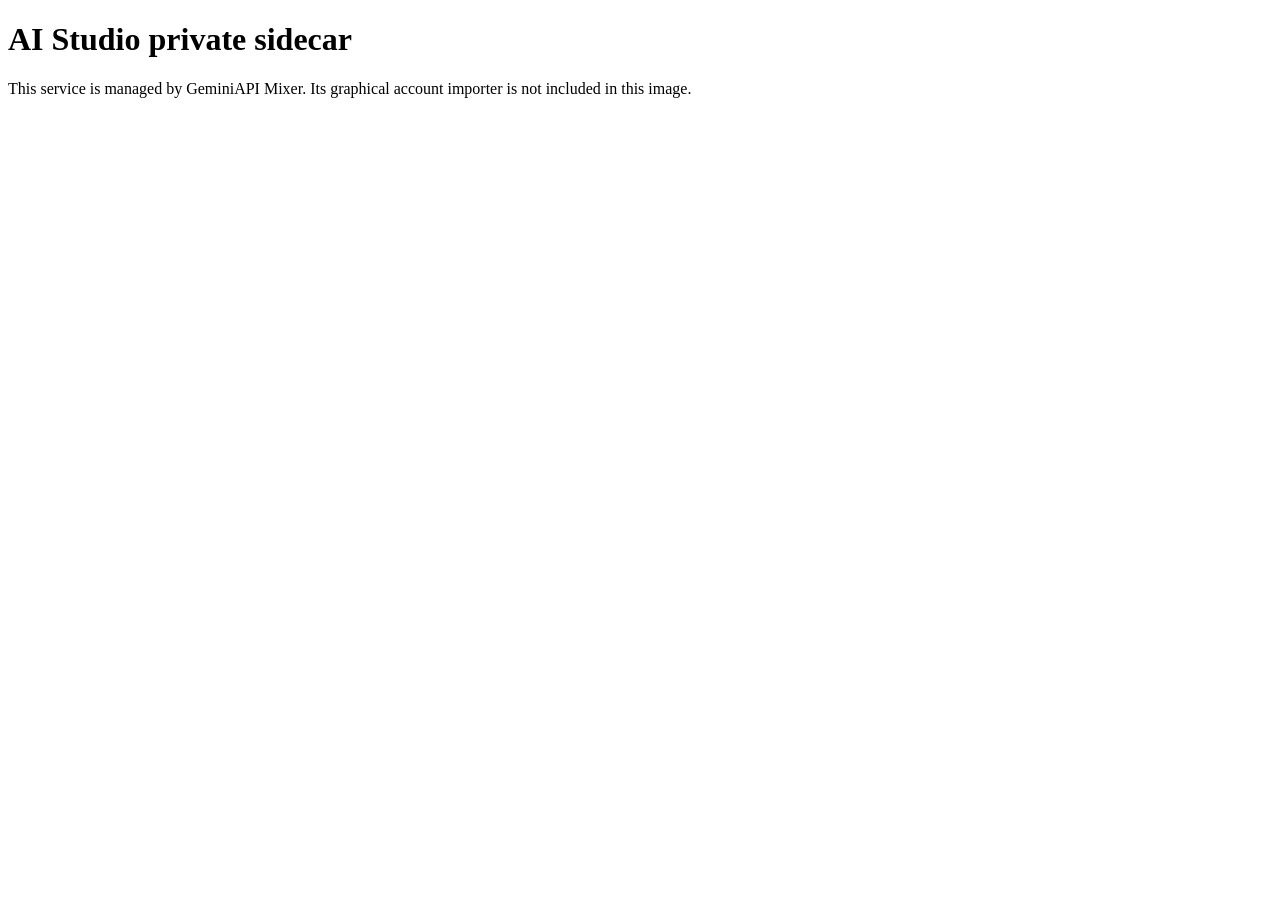
<file: sidecars/aistudio2api/index.html>
<!doctype html><html lang="en"><meta charset="utf-8"><title>AI Studio private sidecar</title><h1>AI Studio private sidecar</h1><p>This service is managed by GeminiAPI Mixer. Its graphical account importer is not included in this image.</p></html>
</file>
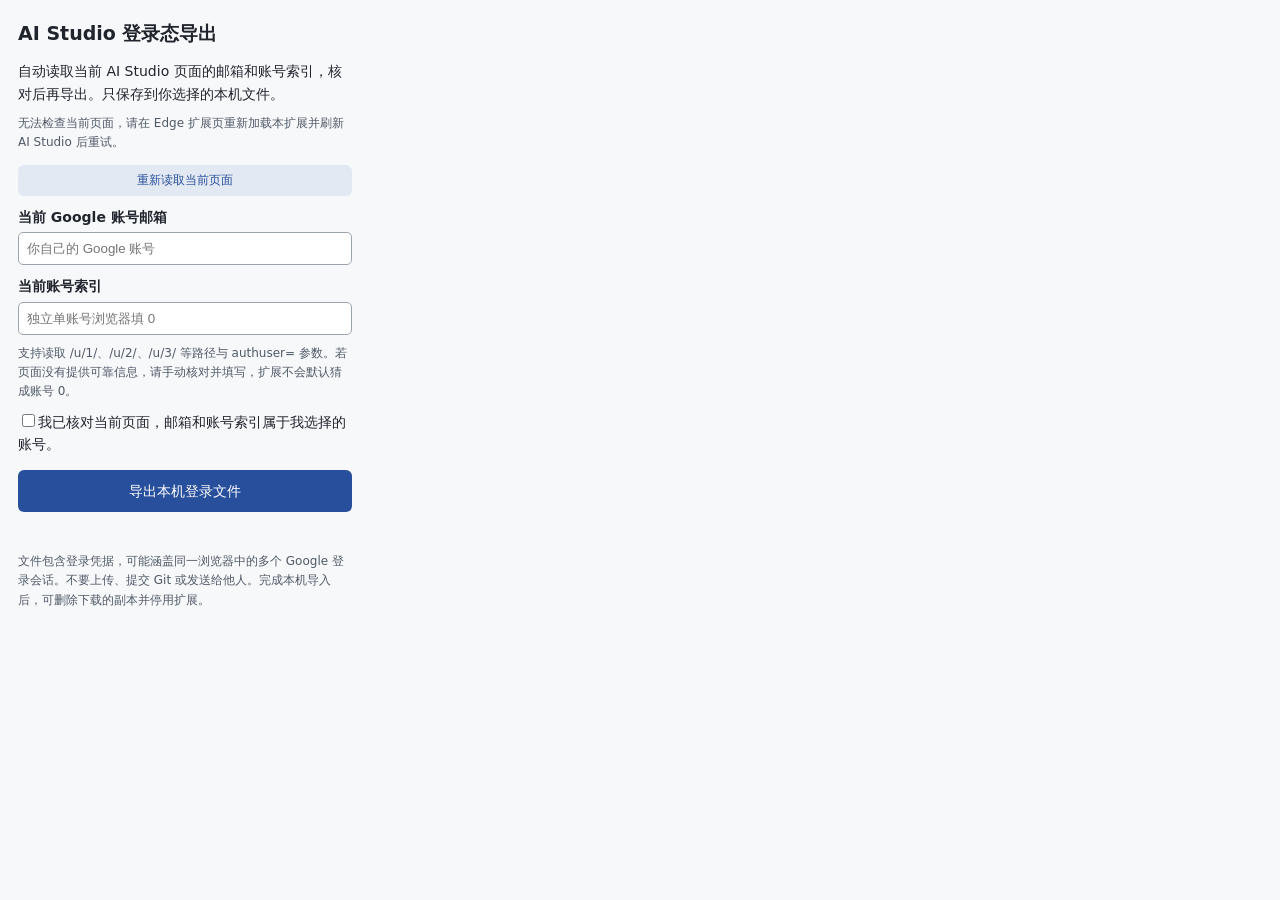
<file: aistudio-session-extension/popup.html>
<!doctype html>
<html lang="zh-CN">
<head>
  <meta charset="utf-8">
  <title>AI Studio 登录态导出</title>
  <link rel="stylesheet" href="popup.css">
</head>
<body>
  <h1>AI Studio 登录态导出</h1>
  <p>自动读取当前 AI Studio 页面的邮箱和账号索引，核对后再导出。只保存到你选择的本机文件。</p>
  <p id="inspection" class="hint" role="status">正在读取当前页面身份信息……</p>
  <button id="inspect" type="button">重新读取当前页面</button>
  <label for="email">当前 Google 账号邮箱</label>
  <input id="email" type="email" autocomplete="off" spellcheck="false" maxlength="254" placeholder="你自己的 Google 账号">
  <label for="account">当前账号索引</label>
  <input id="account" type="text" inputmode="numeric" autocomplete="off" maxlength="10" placeholder="独立单账号浏览器填 0">
  <p class="hint">支持读取 /u/1/、/u/2/、/u/3/ 等路径与 authuser= 参数。若页面没有提供可靠信息，请手动核对并填写，扩展不会默认猜成账号 0。</p>
  <label class="confirmation"><input id="confirmed" type="checkbox">我已核对当前页面，邮箱和账号索引属于我选择的账号。</label>
  <button id="export" type="button">导出本机登录文件</button>
  <p id="status" role="status" aria-live="polite"></p>
  <p class="hint">文件包含登录凭据，可能涵盖同一浏览器中的多个 Google 登录会话。不要上传、提交 Git 或发送给他人。完成本机导入后，可删除下载的副本并停用扩展。</p>
  <script src="session.js"></script>
  <script src="popup.js"></script>
</body>
</html>
</file>
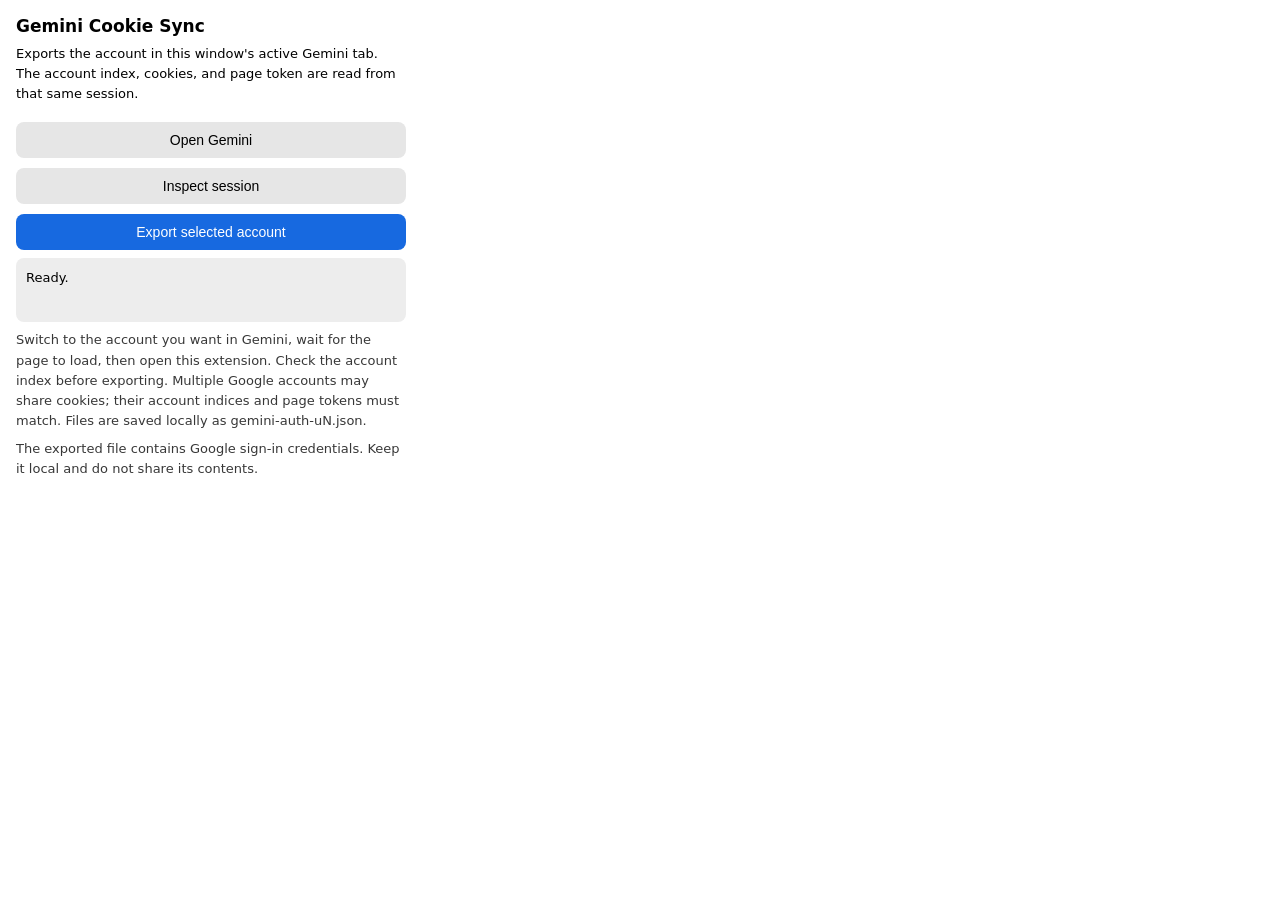
<file: gemini-cookie-sync-extension/popup.html>
<!doctype html>
<html lang="en" dir="ltr">
<head>
  <meta charset="utf-8">
  <meta name="viewport" content="width=device-width, initial-scale=1">
  <title>Gemini Cookie Sync</title>
  <style>
    :root { color-scheme: light dark; }
    body {
      font-family: system-ui, -apple-system, "Segoe UI", sans-serif;
      width: 390px;
      margin: 0;
      padding: 16px;
      background: Canvas;
      color: CanvasText;
    }
    h1 { font-size: 17px; margin: 0 0 8px; }
    p { font-size: 13px; line-height: 1.55; margin: 8px 0; }
    button {
      width: 100%;
      padding: 10px 12px;
      margin-top: 10px;
      border: 0;
      border-radius: 8px;
      cursor: pointer;
      font-size: 14px;
    }
    button:disabled { opacity: .55; cursor: wait; }
    #export { background: #1769e0; color: white; }
    #inspect, #open { background: color-mix(in srgb, CanvasText 10%, Canvas); color: CanvasText; }
    #status {
      white-space: pre-wrap;
      overflow-wrap: anywhere;
      border-radius: 8px;
      padding: 10px;
      background: color-mix(in srgb, CanvasText 7%, Canvas);
      min-height: 44px;
      max-height: 240px;
      overflow-y: auto;
    }
    .warn { color: #b34800; }
    .ok { color: #17823b; }
    code { direction: ltr; unicode-bidi: embed; }
    .note { opacity: .78; }
  </style>
</head>
<body>
  <h1>Gemini Cookie Sync</h1>
  <p>Exports the account in this window's active Gemini tab. The account index, cookies, and page token are read from that same session.</p>
  <button id="open" type="button">Open Gemini</button>
  <button id="inspect" type="button">Inspect session</button>
  <button id="export" type="button">Export selected account</button>
  <p id="status">Ready.</p>
  <p class="note">Switch to the account you want in Gemini, wait for the page to load, then open this extension. Check the account index before exporting. Multiple Google accounts may share cookies; their account indices and page tokens must match. Files are saved locally as gemini-auth-uN.json.</p>
  <p class="note">The exported file contains Google sign-in credentials. Keep it local and do not share its contents.</p>
  <script src="popup.js"></script>
</body>
</html>
</file>
<file: aistudio-session-extension/popup.css>
body { box-sizing: border-box; width: 370px; margin: 0; padding: 18px; font: 14px/1.6 system-ui, sans-serif; color: #20242c; background: #f7f8fa; }
h1 { margin: 0 0 12px; font-size: 19px; }
p { margin: 9px 0; }
label { display: block; margin-top: 10px; font-weight: 600; }
input:not([type="checkbox"]) { box-sizing: border-box; width: 100%; margin-top: 4px; padding: 8px; border: 1px solid #9ba3b0; border-radius: 5px; background: white; }
.confirmation { font-weight: 400; }
button { width: 100%; margin-top: 14px; padding: 10px; color: white; border: 0; border-radius: 6px; background: #284f9c; font: inherit; cursor: pointer; }
button:disabled { opacity: .55; cursor: wait; }
#inspect { margin-top: 3px; padding: 6px; background: #e3e9f3; color: #284f9c; font-size: 12px; }
.hint { font-size: 12px; color: #505967; }
#status { min-height: 22px; font-weight: 600; }
</file>
